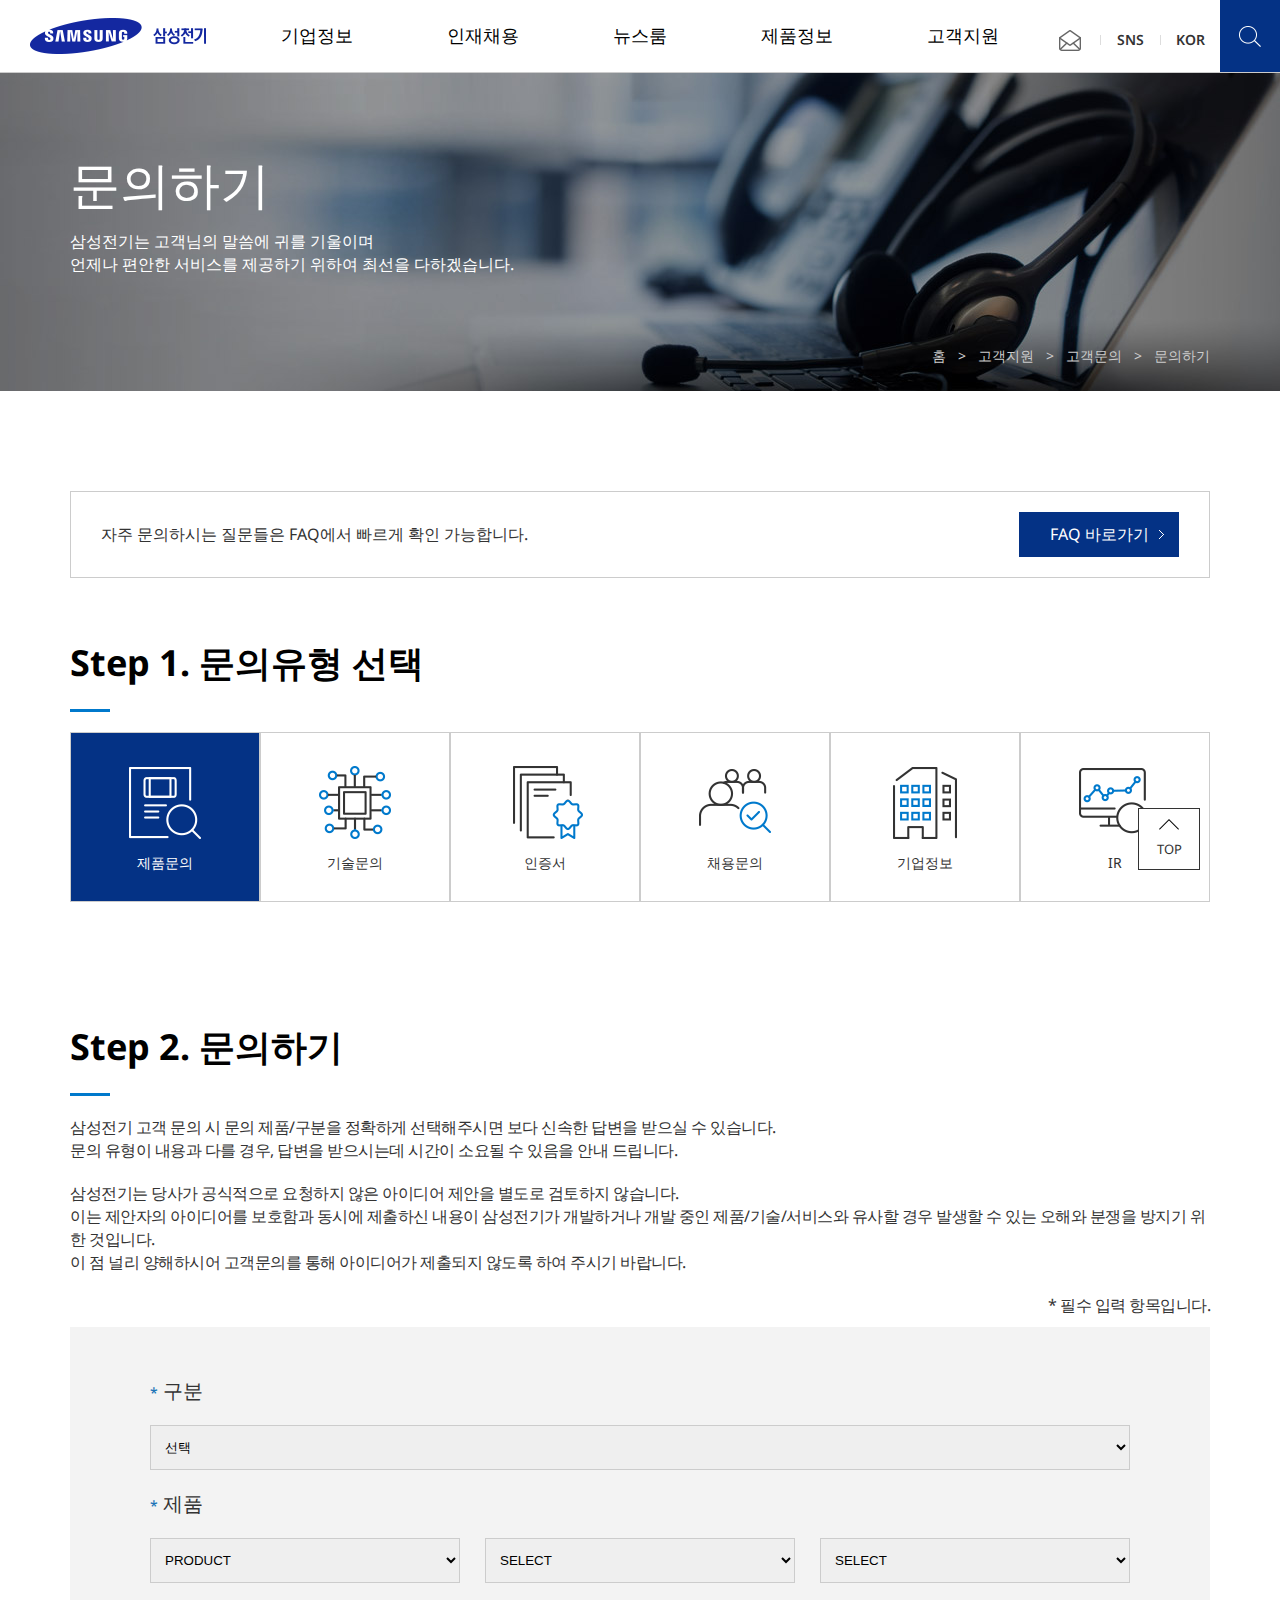
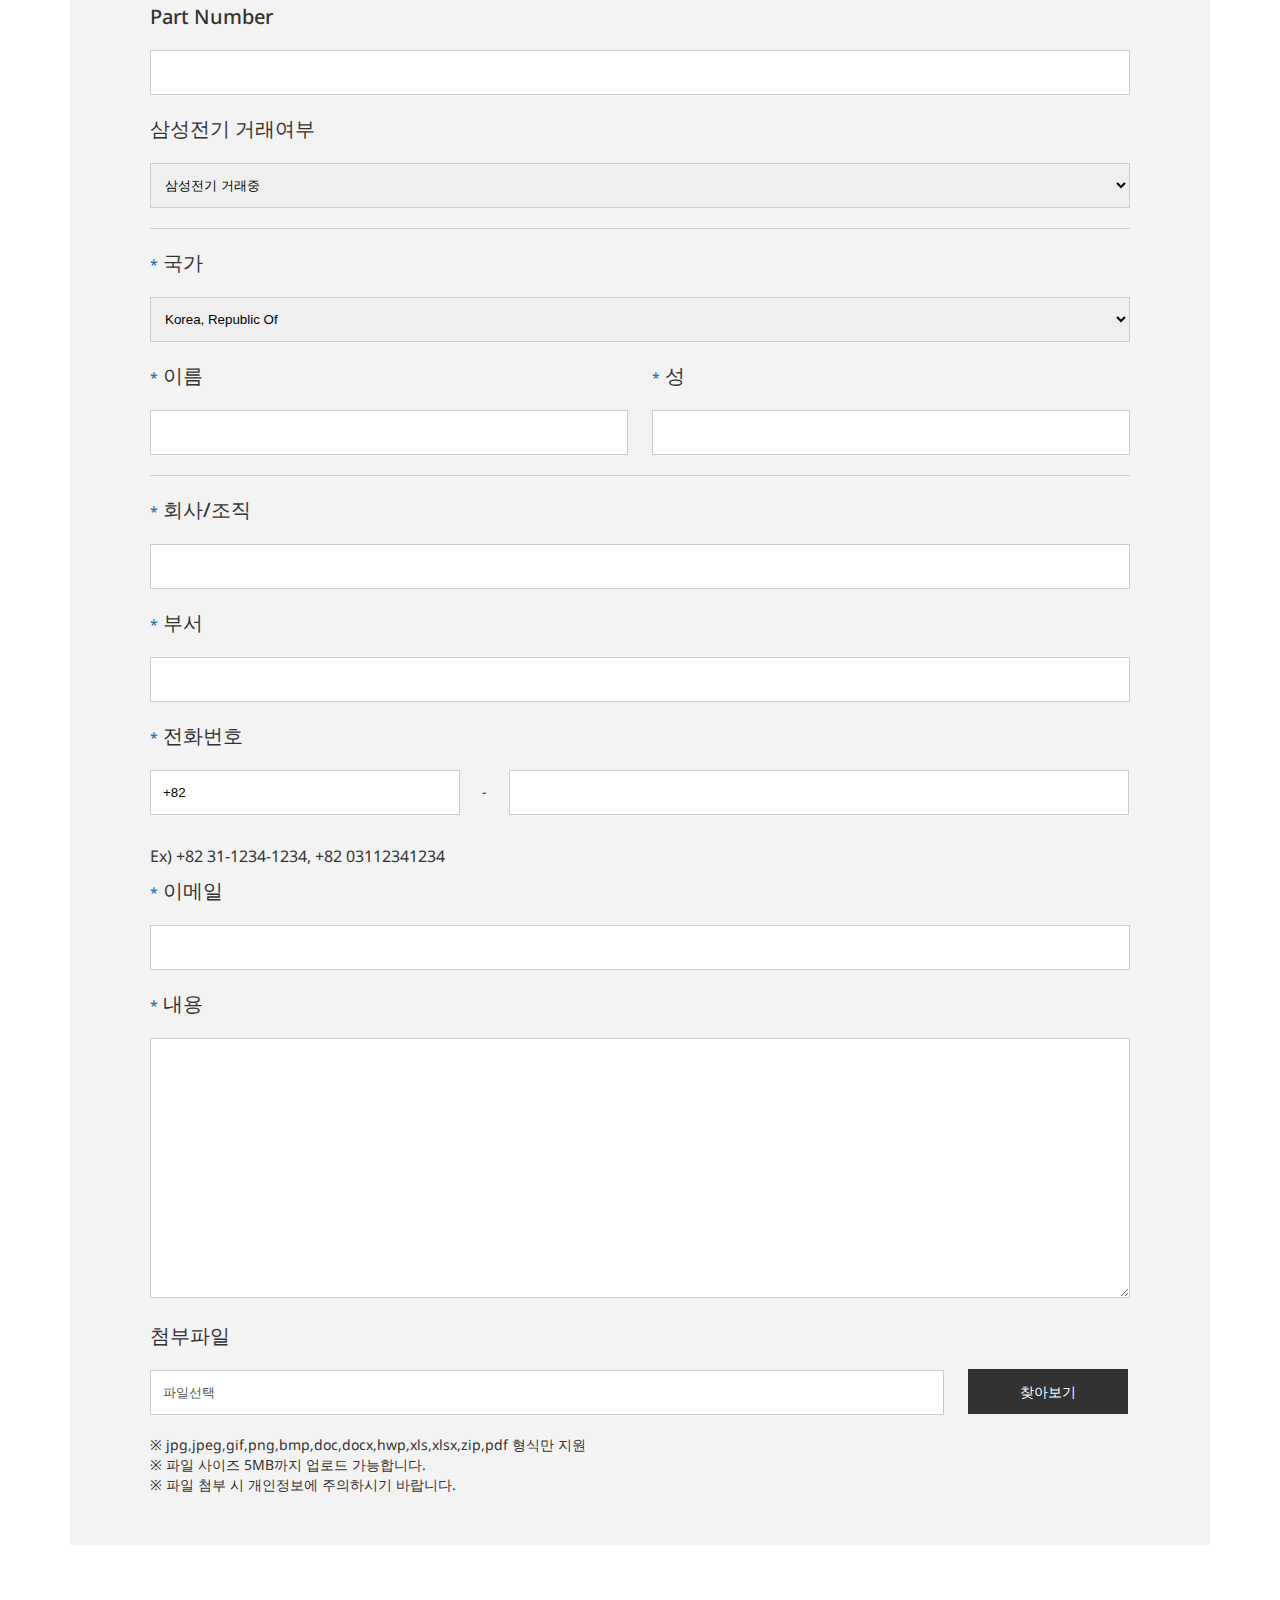
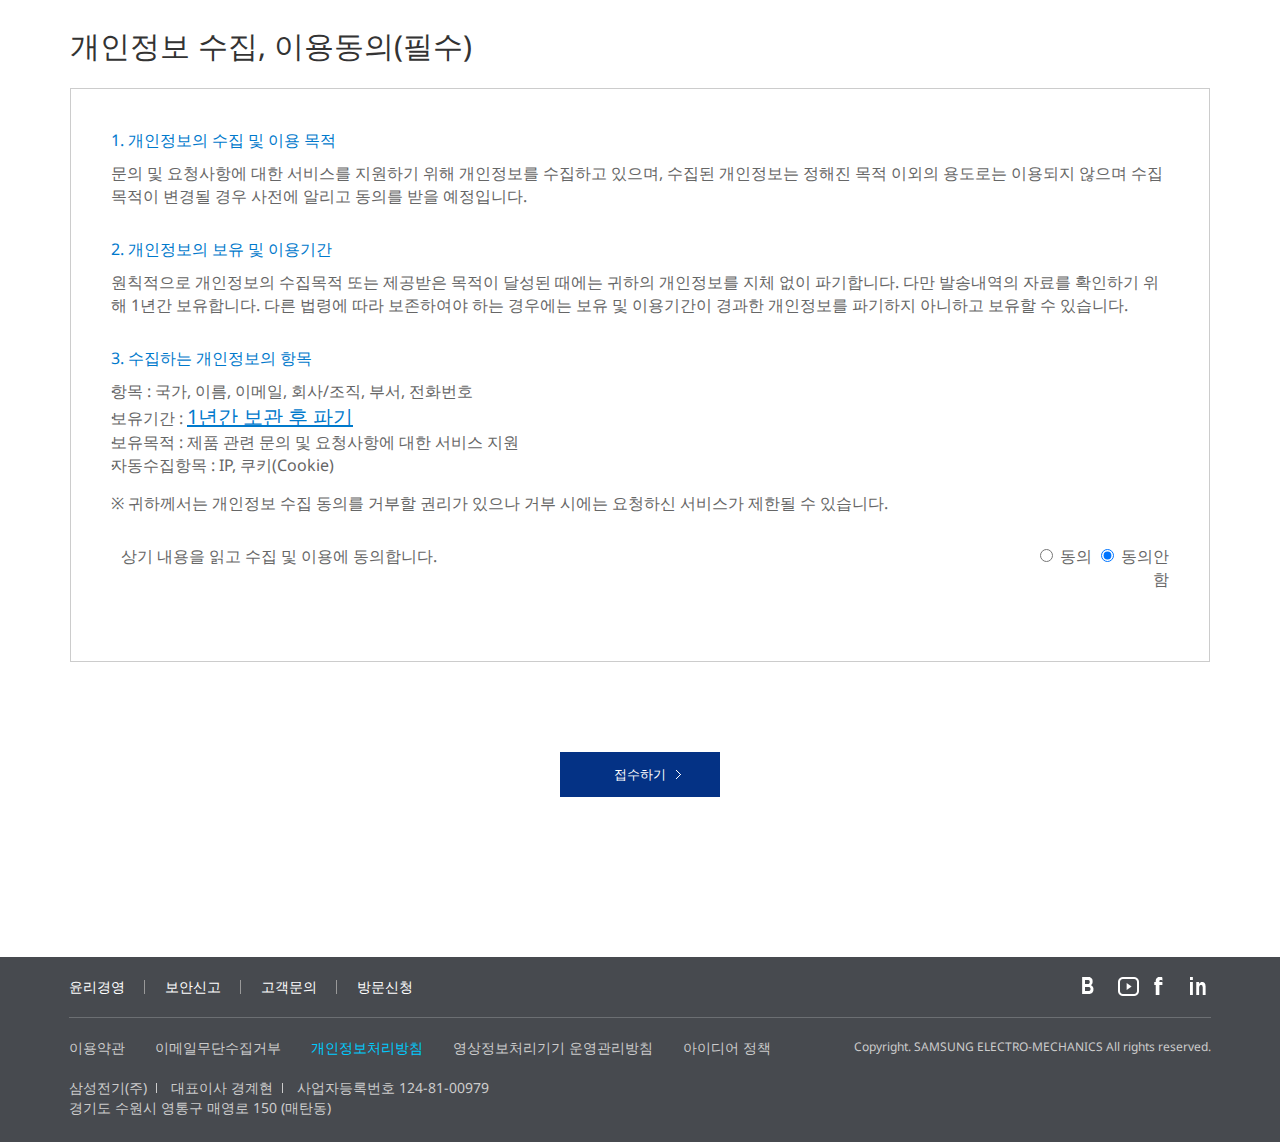
<file: sub1.html>
<!DOCTYPE html>
<html lang="en">
	<head>
		<meta charset="UTF-8" />
		<meta http-equiv="X-UA-Compatible" content="IE=edge" />
		<meta name="viewport" content="width=device-width, initial-scale=1.0" />
		<title>고객지원 | 문의하기 | 삼성전기</title>
		<link rel="stylesheet" type="text/css" href="css/sub1.css" />
	</head>
	<body>
		<!-- 본문 바로가기 -->
		<div id="skipNavi"><a href="#content">본문바로가기</a></div>
		<!-- //본문 바로가기 -->
		<div id="wrap">
			<!-- header -->
			<div id="header">
				<!-- header_wrap -->
				<div class="header_wrap">
					<!-- header_inner -->
					<div class="header_inner">
						<!-- 여기서 로고는 background-image로 넣어준다 -->
						<!-- 로고 -->
						<h1 class="logo"><a href="index.html">samsung 삼성전기</a></h1>
						<!-- 주메뉴 -->
						<nav class="gnb">
							<h2 class="blind">주메뉴</h2>
							<ul>
								<li>
									<a href="#">기업정보</a>
									<div>
										<ul>
											<li>
												<a href="#">기업소개</a>
												<ul>
													<li><a href="#">삼성전기 소개</a></li>
													<li><a href="#">온라인 홍보관</a></li>
													<li><a href="#">연혁</a></li>
													<li><a href="#">수상실적</a></li>
													<li><a href="#">사업장 소개</a></li>
													<li><a href="#">홍보 영상</a></li>
												</ul>
											</li>
											<li>
												<a href="#">IR</a>
												<ul>
													<li><a href="#">실적발표</a></li>
													<li><a href="#">주주총회</a></li>
													<li><a href="#">주주현황</a></li>
													<li><a href="#">주가정보</a></li>
													<li><a href="#">재무정보</a></li>
												</ul>
												<ul>
													<li><a href="#">기업지배구조</a></li>
													<li><a href="#">IR자료실</a></li>
													<li><a href="#">공시</a></li>
													<li><a href="#">전자공고</a></li>
												</ul>
											</li>
											<li>
												<a href="#">ESG</a>
												<ul>
													<li><a href="#">지속가능경영</a></li>
													<li><a href="#">윤리경영</a></li>
													<li><a href="#">준법경영</a></li>
													<li><a href="#">사회공헌</a></li>
													<li><a href="#">환경</a></li>
												</ul>
												<ul>
													<li><a href="#">임직원</a></li>
													<li><a href="#">협력회사</a></li>
													<li><a href="#">고객</a></li>
													<li><a href="#">지속가능성보고서</a></li>
												</ul>
											</li>
											<li><a href="#">행동규범</a></li>
										</ul>
										<div class="gnb_button">
											<a href="#" target="_blank" title="새창으로 바로가기">
												<strong>온라인 홍보관</strong>
												<p>
													모두에게 가치 있는 경험을 제공하기 위해 노력해온
													삼성전기의 역사를 소개합니다.
												</p>
											</a>
										</div>
									</div>
								</li>
								<li>
									<a href="#">인재채용</a>
									<div>
										<ul>
											<li>
												<a href="#">채용정보</a>
												<ul>
													<li><a href="#">직무 소개</a></li>
													<li><a href="#">채용프로세스</a></li>
													<li><a href="#">채용공고</a></li>
													<li><a href="#">채용 Tips</a></li>
												</ul>
											</li>
											<li>
												<a href="#">회사생활</a>
												<ul>
													<li><a href="#">복리후생</a></li>
													<li><a href="#">인재육성</a></li>
												</ul>
											</li>
											<li>
												<a href="#">채용문의</a>
												<ul>
													<li><a href="#">채용 FAQ</a></li>
													<li><a href="#">문의하기</a></li>
												</ul>
											</li>
										</ul>
									</div>
								</li>
								<li>
									<a href="#">뉴스룸</a>
									<div>
										<ul>
											<li><a href="#">뉴스</a></li>
											<li>
												<a href="#">뉴스레터</a>
												<ul>
													<li><a href="#">뉴스레터 보기</a></li>
													<li><a href="#">뉴스레터 신청</a></li>
												</ul>
											</li>
										</ul>
									</div>
								</li>
								<li>
									<a href="#">제품정보</a>
									<div>
										<ul>
											<li>
												<a href="#">컴포넌트</a>
												<ul>
													<li><a href="#">MLCC</a></li>
													<li><a href="#">Inductor</a></li>
													<li><a href="#">Chip Resistor</a></li>
													<li><a href="#">Tantalum</a></li>
												</ul>
											</li>
											<li>
												<a href="#">모듈</a>
												<ul>
													<li><a href="#">Camera Module</a></li>
												</ul>
											</li>
											<li>
												<a href="#">인쇄회로기판</a>
												<ul>
													<li><a href="#">Package Substrate</a></li>
												</ul>
											</li>
											<li>
												<a href="#">적용분야</a>
												<ul>
													<li><a href="#">Automotive</a></li>
													<li><a href="#">Computer</a></li>
													<li><a href="#">Display</a></li>
													<li><a href="#">Hard Disk Drive</a></li>
													<li><a href="#">Mobile Phone</a></li>
												</ul>
												<ul>
													<li><a href="#">Network</a></li>
													<li><a href="#">Server</a></li>
													<li><a href="#">Solid State Drive</a></li>
													<li><a href="#">Tablet</a></li>
													<li><a href="#">Wearable</a></li>
												</ul>
											</li>
										</ul>
										<div class="gnb_button">
											<a href="#" target="_blank" title="새창으로 바로가기">
												<strong>Product Search</strong>
												<p>원하는 제품을 쉽고 빠르게 검색해 보세요.</p>
											</a>
											<a href="#" target="_blank" title="새창으로 바로가기">
												<strong>Component Library</strong>
												<p>시뮬레이션으로 제품을 한 눈에 파악해 보세요.</p>
											</a>
										</div>
									</div>
								</li>
								<li>
									<a href="#">고객지원</a>
									<div>
										<ul>
											<li>
												<a href="#">고객문의</a>
												<ul>
													<li><a href="#">FAQ</a></li>
													<li><a href="#">문의하기</a></li>
												</ul>
											</li>
											<li>
												<a href="#">Sales Partners</a>
												<a href="#">Buy Now</a>
											</li>
											<li>
												<a href="#">인증서</a>
												<ul>
													<li><a href="#">환경/안전/품질</a></li>
													<li><a href="#">제품책임주의</a></li>
												</ul>
											</li>
											<li>
												<a href="#">기술자료</a>
												<ul>
													<li><a href="#">제품 카탈로그</a></li>
													<li><a href="#">소프트웨어 라이브러리</a></li>
													<li><a href="#">기술문서</a></li>
												</ul>
											</li>
											<li>
												<a href="#">모조품에 대한 면책</a>
												<a href="#">B2Bi (EDI)</a>
												<a href="#">대금지불 안내</a>
												<a href="#">방문신청</a>
											</li>
										</ul>
									</div>
								</li>
							</ul>
						</nav>
						<!-- 탑메뉴 -->
						<h3 class="blind">문의하기, sns, 홈페이지 언어설정</h3>
						<dl class="topMenu">
							<dt class="blind">탑메뉴</dt>
							<dd><a href="#">문의하기</a></dd>
							<dd>
								<a href="#">SNS</a>
								<ul>
									<li>
										<a href="#" target="_blank" title="새 창으로 바로가기"
											>유튜브로 바로가기</a
										>
									</li>
									<li>
										<a href="#" target="_blank" title="새 창으로 바로가기"
											>네이버로 바로가기</a
										>
									</li>
									<li>
										<a href="#" target="_blank" title="새 창으로 바로가기"
											>페이스북로 바로가기</a
										>
									</li>
									<li>
										<a href="#" target="_blank" title="새 창으로 바로가기"
											>링크드인으로 바로가기</a
										>
									</li>
								</ul>
							</dd>
							<dd>
								<a href="#">KOR</a>
								<ul>
									<li><a href="#">ENG</a></li>
									<li><a href="#">CHN</a></li>
									<li><a href="#">JPN</a></li>
								</ul>
							</dd>
						</dl>
						<!-- 검색버튼 -->
						<div class="btn_srch"><a href="#">검색</a></div>
					</div>
					<!-- //header_inner -->
				</div>
				<!-- //header_wrap -->
				<!-- 통합검색 -->
				<div class="srch_wrap">
					<div class="srch_inner">
						<form>
							<fieldset>
								<legend class="blind">통합 검색</legend>
								<label for="srch" class="blind">검색어를 입력해주세요.</label>
								<input
									type="search"
									id="srch"
									placeholder="검색어를 입력해주세요"
								/>
								<button type="button">검색 버튼</button>
							</fieldset>
							<ul>
								<li><a href="#">Product Search</a></li>
								<li><a href="#">Component Library</a></li>
								<li><a href="#">방문신청</a></li>
								<li><a href="#">사업장소개</a></li>
							</ul>
						</form>
					</div>
					<a href="#" class="bth_srch_close">통합검색 닫기</a>
				</div>
			</div>
			<!-- //header -->
			<hr />
			<!-- container -->
			<div id="container">
				<!-- spot -->
				<div class="spot">
					<div class="spot_inner">
						<h2>문의하기</h2>
						<p>
							삼성전기는 고객님의 말씀에 귀를 기울이며<br />
							언제나 편안한 서비스를 제공하기 위하여 최선을 다하겠습니다.
						</p>
						<p class="path">
							홈 &nbsp; &gt; &nbsp; 고객지원 &nbsp; &gt; &nbsp; 고객문의 &nbsp;
							&gt; &nbsp; 문의하기
						</p>
					</div>
				</div>
				<!-- //spot -->
				<hr />
				<!-- content -->
				<div id="content">
					<!-- faq -->
					<div class="faq">
						<p>자주 문의하시는 질문들은 FAQ에서 빠르게 확인 가능합니다.</p>
						<a href="#">FAQ 바로가기</a>
					</div>
					<!-- //faq -->
					<hr />
					<!-- step1 -->
					<div class="step1">
						<h3>Step 1. 문의유형 선택</h3>
						<ul>
							<li class="on"><a href="#">제품문의</a></li>
							<li><a href="#">기술문의</a></li>
							<li><a href="#">인증서</a></li>
							<li><a href="#">채용문의</a></li>
							<li><a href="#">기업정보</a></li>
							<li><a href="#">IR</a></li>
						</ul>
					</div>
					<!-- //step1 -->
					<!-- step2 -->
					<div class="step2">
						<h3>Step 2. 문의하기</h3>
						<p>
							삼성전기 고객 문의 시 문의 제품/구분을 정확하게 선택해주시면 보다
							신속한 답변을 받으실 수 있습니다. <br />
							문의 유형이 내용과 다를 경우, 답변을 받으시는데 시간이 소요될 수
							있음을 안내 드립니다.
						</p>
						<p>
							삼성전기는 당사가 공식적으로 요청하지 않은 아이디어 제안을 별도로
							검토하지 않습니다.<br />
							이는 제안자의 아이디어를 보호함과 동시에 제출하신 내용이
							삼성전기가 개발하거나 개발 중인 제품/기술/서비스와 유사할 경우
							발생할 수 있는 오해와 분쟁을 방지기 위한 것입니다.<br />
							이 점 널리 양해하시어 고객문의를 통해 아이디어가 제출되지 않도록
							하여 주시기 바랍니다.
						</p>
						<p class="essential"><span>*</span> 필수 입력 항목입니다.</p>
						<form action="/" method="post">
							<fieldset>
								<legend class="blind">문의하기</legend>
								<dl class="step2_form">
									<dt>
										<label for="type"><span>*</span>구분</label>
									</dt>
									<dd>
										<select id="type" class="form_full" title="구분">
											<option value="선택">선택</option>
											<option value="구입문의">구입문의</option>
											<option value="샘플요청">샘플요청</option>
											<option value="견적요청">견적요청</option>
											<option value="Component Library">
												Component Library 관련문의
											</option>
										</select>
									</dd>
									<dt>
										<label for="product"><span>*</span>제품</label>
									</dt>
									<dd class="product">
										<select id="product" title="제품 선택 첫번째">
											<option value="PRODUCT">PRODUCT</option>
											<option value="Passive Component">
												Passive Component
											</option>
											<option value="Automotive">Automotive</option>
										</select>
										<select title="제품 선택 두번째">
											<option value="SELECT">SELECT</option>
											<option value="Passive Component">
												Passive Component
											</option>
											<option value="Automotive">Automotive</option>
										</select>
										<select title="제품 선택 세번째">
											<option value="SELECT">SELECT</option>
											<option value="Passive Component">
												Passive Component
											</option>
											<option value="Automotive">Automotive</option>
										</select>
									</dd>
									<dt><label for="partNo">Part Number</label></dt>
									<dd>
										<input
											type="tel"
											id="partNo"
											title="Part Number"
											class="form_txt"
										/>
									</dd>
									<dt><label for="dealFlag">삼성전기 거래여부</label></dt>
									<dd class="separate">
										<select
											id="dealFlag"
											title="삼성전기 거래여부"
											class="form_full"
										>
											<option value="삼성전기 거래중">삼성전기 거래중</option>
											<option value="삼성전기 Sales Partners 거래중">
												삼성전기 Sales Partners 거래중
											</option>
											<option value="거래 예정">거래 예정</option>
											<option value="기타">기타</option>
										</select>
									</dd>
									<dt>
										<label for="contryCd"><span>*</span>국가</label>
									</dt>
									<dd>
										<select id="contryCd" title="국가 선택" class="form_full">
											<option value="Korea">Korea, Republic Of</option>
											<option value="China">China</option>
											<option value="Japan">Japan</option>
											<option value="Thailand">Thailand</option>
											<option value="France">France</option>
										</select>
									</dd>
									<dd class="separate user">
										<dl class="first_name">
											<dt>
												<label for="first_name"><span>*</span>이름</label>
											</dt>
											<dd>
												<input type="text" id="FirstName" title="이름" />
											</dd>
										</dl>
										<dl class="last_name">
											<dt>
												<label for="last_name"><span>*</span>성</label>
											</dt>
											<dd>
												<input type="text" id="LastName" title="성" />
											</dd>
										</dl>
									</dd>
									<dt>
										<label for="company"><span>*</span>회사/조직</label>
									</dt>
									<dd>
										<input
											type="text"
											id="company"
											title="회사/조직"
											class="form_txt"
										/>
									</dd>
									<dt>
										<label for="department"><span>*</span>부서</label>
									</dt>
									<dd>
										<input
											type="text"
											id="department"
											title="부서"
											class="form_txt"
										/>
									</dd>
									<dt>
										<label for="countryPhone"><span>*</span>전화번호</label>
									</dt>
									<dd class="phone_N">
										<input
											type="tel"
											id="countryPhone"
											value="+82"
											maxlength="4"
											title="전화번호(국가번호 입력)"
										/>
										&nbsp;-&nbsp;
										<input
											type="tel"
											maxlength="20"
											title="전화번호(국가번호를 제외한 나머지 번호입력)"
										/>
										<br />
										<p>Ex) +82 31-1234-1234, +82 03112341234</p>
									</dd>
									<dt>
										<label for="emailId"><span>*</span>이메일</label>
									</dt>
									<dd class="seperate">
										<input
											type="email"
											id="emailId"
											title="이메일"
											class="form_txt"
										/>
									</dd>
									<dt>
										<label for="context"><span>*</span>내용</label>
									</dt>
									<dd>
										<textarea
											id="context"
											cols="30"
											rows="10"
											title="내용"
										></textarea>
									</dd>
									<dt>첨부파일</dt>
									<dd class="custom_file">
										<input
											type="text"
											value="파일선택"
											disabled
											title="첨부파일 선택"
										/>
										<label for="attachfile">찾아보기</label>
										<input type="file" id="attachfile" />
										<ul>
											<li>
												※ jpg,jpeg,gif,png,bmp,doc,docx,hwp,xls,xlsx,zip,pdf
												형식만 지원
											</li>
											<li>※ 파일 사이즈 5MB까지 업로드 가능합니다.</li>
											<li>※ 파일 첨부 시 개인정보에 주의하시기 바랍니다.</li>
										</ul>
									</dd>
								</dl>
								<!-- 개인정보 동의 -->
								<h4>개인정보 수집, 이용동의(필수)</h4>
								<div class="agree">
									<h5>1. 개인정보의 수집 및 이용 목적</h5>
									<p>
										문의 및 요청사항에 대한 서비스를 지원하기 위해 개인정보를
										수집하고 있으며, 수집된 개인정보는 정해진 목적 이외의
										용도로는 이용되지 않으며 수집 목적이 변경될 경우 사전에
										알리고 동의를 받을 예정입니다.
									</p>
									<h5>2. 개인정보의 보유 및 이용기간</h5>
									<p>
										원칙적으로 개인정보의 수집목적 또는 제공받은 목적이 달성된
										때에는 귀하의 개인정보를 지체 없이 파기합니다. 다만
										발송내역의 자료를 확인하기 위해 1년간 보유합니다. 다른
										법령에 따라 보존하여야 하는 경우에는 보유 및 이용기간이
										경과한 개인정보를 파기하지 아니하고 보유할 수 있습니다.
									</p>
									<h5>3. 수집하는 개인정보의 항목</h5>
									<ul>
										<li>
											항목 : 국가, 이름, 이메일, 회사/조직, 부서, 전화번호
										</li>
										<li>보유기간 : <span>1년간 보관 후 파기</span></li>
										<li>
											보유목적 : 제품 관련 문의 및 요청사항에 대한 서비스 지원
										</li>
										<li>자동수집항목 : IP, 쿠키(Cookie)</li>
									</ul>
									<p>
										※ 귀하께서는 개인정보 수집 동의를 거부할 권리가 있으나 거부
										시에는 요청하신 서비스가 제한될 수 있습니다.
									</p>
									<p>
										<span>상기 내용을 읽고 수집 및 이용에 동의합니다.</span>
										<input
											type="radio"
											id="agreeY"
											name="agree"
											title="개인정보 필수항목 동의여부(Y)"
											value="Y"
										/>
										<label for="agreeY">동의</label>
										<input
											type="radio"
											id="agreeN"
											name="agree"
											checked
											title="개인정보 필수항목 동의여부(N)"
											value="N"
										/>
										<label for="agreeN">동의안함</label>
									</p>
								</div>
								<input
									type="submit"
									value="접수하기"
									title="접수하기 바로가기"
									class="submit"
								/>
							</fieldset>
						</form>
					</div>
					<!-- //step2 -->
				</div>
				<!-- //content -->
			</div>
			<!-- //container -->
			<hr />
			<!-- footer -->
			<div id="footer">
				<div class="footer_inner">
					<div>
						<ul>
							<li><a href="#">윤리경영</a></li>
							<li><a href="#">보안신고</a></li>
							<li><a href="#">고객문의</a></li>
							<li><a href="#">방문신청</a></li>
						</ul>
						<ul>
							<li><a href="#">유튜브</a></li>
							<li><a href="#">블로그</a></li>
							<li><a href="#">페이스북</a></li>
							<li><a href="#">링크드인</a></li>
						</ul>
					</div>
					<div>
						<ul>
							<li><a href="#">이용약관</a></li>
							<li><a href="#">이메일무단수집거부</a></li>
							<li><a href="#">개인정보처리방침</a></li>
							<li><a href="#">영상정보처리기기 운영관리방침</a></li>
							<li><a href="#">아이디어 정책</a></li>
						</ul>
						<p>Copyright. SAMSUNG ELECTRO-MECHANICS All rights reserved.</p>
						<address>
							<span>삼성전기(주)</span>
							<span>대표이사 경계현</span>
							<span>사업자등록번호 124-81-00979</span>
							<span>경기도 수원시 영통구 매영로 150 (매탄동)</span>
						</address>
					</div>
				</div>
			</div>
			<!-- //footer -->
			<a class="btn_top">TOP</a>
		</div>
	</body>
</html>
<!-- 
	https://www.samsungsem.com/kr/support/contact-us/inquiry/product.do?partNo=&productLv1=&productLv2=&productLv3=
-->
</file>
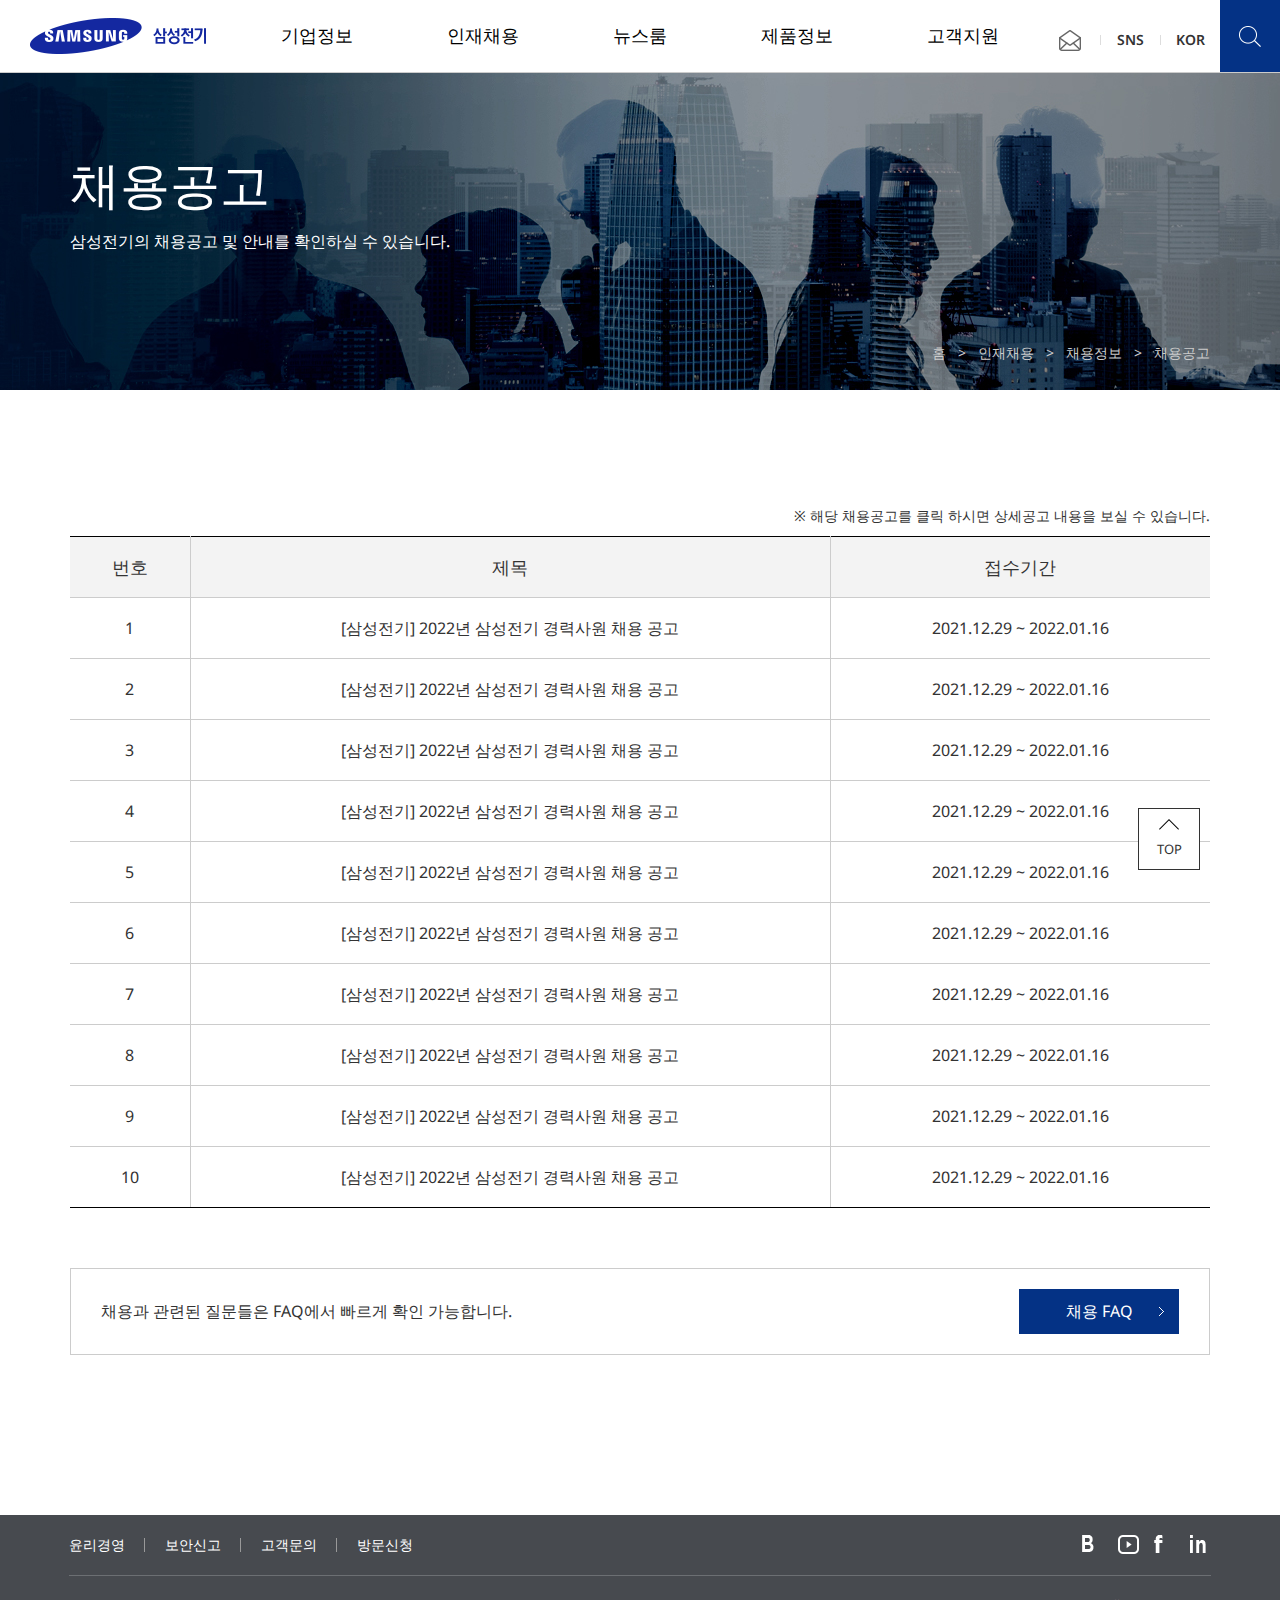
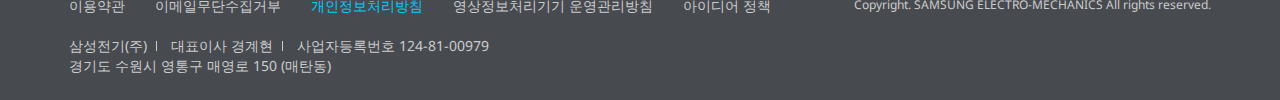
<file: sub2.html>
<!DOCTYPE html>
<html lang="en">
	<head>
		<meta charset="UTF-8" />
		<meta http-equiv="X-UA-Compatible" content="IE=edge" />
		<meta name="viewport" content="width=device-width, initial-scale=1.0" />
		<title>채용공고 | 삼성전기</title>
		<link rel="stylesheet" type="text/css" href="css/sub2.css" />
	</head>
	<body>
		<!-- 본문 바로가기 -->
		<div id="skipNavi"><a href="#content">본문바로가기</a></div>
		<!-- //본문 바로가기 -->
		<div id="wrap">
			<!-- header -->
			<div id="header">
				<!-- header_wrap -->
				<div class="header_wrap">
					<!-- header_inner -->
					<div class="header_inner">
						<!-- 여기서 로고는 background-image로 넣어준다 -->
						<!-- 로고 -->
						<h1 class="logo"><a href="index.html">samsung 삼성전기</a></h1>
						<!-- 주메뉴 -->
						<nav class="gnb">
							<h2 class="blind">주메뉴</h2>
							<ul>
								<li>
									<a href="#">기업정보</a>
									<div>
										<ul>
											<li>
												<a href="#">기업소개</a>
												<ul>
													<li><a href="#">삼성전기 소개</a></li>
													<li><a href="#">온라인 홍보관</a></li>
													<li><a href="#">연혁</a></li>
													<li><a href="#">수상실적</a></li>
													<li><a href="#">사업장 소개</a></li>
													<li><a href="#">홍보 영상</a></li>
												</ul>
											</li>
											<li>
												<a href="#">IR</a>
												<ul>
													<li><a href="#">실적발표</a></li>
													<li><a href="#">주주총회</a></li>
													<li><a href="#">주주현황</a></li>
													<li><a href="#">주가정보</a></li>
													<li><a href="#">재무정보</a></li>
												</ul>
												<ul>
													<li><a href="#">기업지배구조</a></li>
													<li><a href="#">IR자료실</a></li>
													<li><a href="#">공시</a></li>
													<li><a href="#">전자공고</a></li>
												</ul>
											</li>
											<li>
												<a href="#">ESG</a>
												<ul>
													<li><a href="#">지속가능경영</a></li>
													<li><a href="#">윤리경영</a></li>
													<li><a href="#">준법경영</a></li>
													<li><a href="#">사회공헌</a></li>
													<li><a href="#">환경</a></li>
												</ul>
												<ul>
													<li><a href="#">임직원</a></li>
													<li><a href="#">협력회사</a></li>
													<li><a href="#">고객</a></li>
													<li><a href="#">지속가능성보고서</a></li>
												</ul>
											</li>
											<li><a href="#">행동규범</a></li>
										</ul>
										<div class="gnb_button">
											<a href="#" target="_blank" title="새창으로 바로가기">
												<strong>온라인 홍보관</strong>
												<p>
													모두에게 가치 있는 경험을 제공하기 위해 노력해온
													삼성전기의 역사를 소개합니다.
												</p>
											</a>
										</div>
									</div>
								</li>
								<li>
									<a href="#">인재채용</a>
									<div>
										<ul>
											<li>
												<a href="#">채용정보</a>
												<ul>
													<li><a href="#">직무 소개</a></li>
													<li><a href="#">채용프로세스</a></li>
													<li><a href="#">채용공고</a></li>
													<li><a href="#">채용 Tips</a></li>
												</ul>
											</li>
											<li>
												<a href="#">회사생활</a>
												<ul>
													<li><a href="#">복리후생</a></li>
													<li><a href="#">인재육성</a></li>
												</ul>
											</li>
											<li>
												<a href="#">채용문의</a>
												<ul>
													<li><a href="#">채용 FAQ</a></li>
													<li><a href="#">문의하기</a></li>
												</ul>
											</li>
										</ul>
									</div>
								</li>
								<li>
									<a href="#">뉴스룸</a>
									<div>
										<ul>
											<li><a href="#">뉴스</a></li>
											<li>
												<a href="#">뉴스레터</a>
												<ul>
													<li><a href="#">뉴스레터 보기</a></li>
													<li><a href="#">뉴스레터 신청</a></li>
												</ul>
											</li>
										</ul>
									</div>
								</li>
								<li>
									<a href="#">제품정보</a>
									<div>
										<ul>
											<li>
												<a href="#">컴포넌트</a>
												<ul>
													<li><a href="#">MLCC</a></li>
													<li><a href="#">Inductor</a></li>
													<li><a href="#">Chip Resistor</a></li>
													<li><a href="#">Tantalum</a></li>
												</ul>
											</li>
											<li>
												<a href="#">모듈</a>
												<ul>
													<li><a href="#">Camera Module</a></li>
												</ul>
											</li>
											<li>
												<a href="#">인쇄회로기판</a>
												<ul>
													<li><a href="#">Package Substrate</a></li>
												</ul>
											</li>
											<li>
												<a href="#">적용분야</a>
												<ul>
													<li><a href="#">Automotive</a></li>
													<li><a href="#">Computer</a></li>
													<li><a href="#">Display</a></li>
													<li><a href="#">Hard Disk Drive</a></li>
													<li><a href="#">Mobile Phone</a></li>
												</ul>
												<ul>
													<li><a href="#">Network</a></li>
													<li><a href="#">Server</a></li>
													<li><a href="#">Solid State Drive</a></li>
													<li><a href="#">Tablet</a></li>
													<li><a href="#">Wearable</a></li>
												</ul>
											</li>
										</ul>
										<div class="gnb_button">
											<a href="#" target="_blank" title="새창으로 바로가기">
												<strong>Product Search</strong>
												<p>원하는 제품을 쉽고 빠르게 검색해 보세요.</p>
											</a>
											<a href="#" target="_blank" title="새창으로 바로가기">
												<strong>Component Library</strong>
												<p>시뮬레이션으로 제품을 한 눈에 파악해 보세요.</p>
											</a>
										</div>
									</div>
								</li>
								<li>
									<a href="#">고객지원</a>
									<div>
										<ul>
											<li>
												<a href="#">고객문의</a>
												<ul>
													<li><a href="#">FAQ</a></li>
													<li><a href="#">문의하기</a></li>
												</ul>
											</li>
											<li>
												<a href="#">Sales Partners</a>
												<a href="#">Buy Now</a>
											</li>
											<li>
												<a href="#">인증서</a>
												<ul>
													<li><a href="#">환경/안전/품질</a></li>
													<li><a href="#">제품책임주의</a></li>
												</ul>
											</li>
											<li>
												<a href="#">기술자료</a>
												<ul>
													<li><a href="#">제품 카탈로그</a></li>
													<li><a href="#">소프트웨어 라이브러리</a></li>
													<li><a href="#">기술문서</a></li>
												</ul>
											</li>
											<li>
												<a href="#">모조품에 대한 면책</a>
												<a href="#">B2Bi (EDI)</a>
												<a href="#">대금지불 안내</a>
												<a href="#">방문신청</a>
											</li>
										</ul>
									</div>
								</li>
							</ul>
						</nav>
						<!-- 탑메뉴 -->
						<h3 class="blind">문의하기, sns, 홈페이지 언어설정</h3>
						<dl class="topMenu">
							<dt class="blind">탑메뉴</dt>
							<dd><a href="#">문의하기</a></dd>
							<dd>
								<a href="#">SNS</a>
								<ul>
									<li>
										<a href="#" target="_blank" title="새 창으로 바로가기"
											>유튜브로 바로가기</a
										>
									</li>
									<li>
										<a href="#" target="_blank" title="새 창으로 바로가기"
											>네이버로 바로가기</a
										>
									</li>
									<li>
										<a href="#" target="_blank" title="새 창으로 바로가기"
											>페이스북로 바로가기</a
										>
									</li>
									<li>
										<a href="#" target="_blank" title="새 창으로 바로가기"
											>링크드인으로 바로가기</a
										>
									</li>
								</ul>
							</dd>
							<dd>
								<a href="#">KOR</a>
								<ul>
									<li><a href="#">ENG</a></li>
									<li><a href="#">CHN</a></li>
									<li><a href="#">JPN</a></li>
								</ul>
							</dd>
						</dl>
						<!-- 검색버튼 -->
						<div class="btn_srch"><a href="#">검색</a></div>
					</div>
					<!-- //header_inner -->
				</div>
				<!-- //header_wrap -->
				<!-- 통합검색 -->
				<div class="srch_wrap">
					<div class="srch_inner">
						<form>
							<fieldset>
								<legend class="blind">통합 검색</legend>
								<label for="srch" class="blind">검색어를 입력해주세요.</label>
								<input
									type="search"
									id="srch"
									placeholder="검색어를 입력해주세요"
								/>
								<button type="button">검색 버튼</button>
							</fieldset>
							<ul>
								<li><a href="#">Product Search</a></li>
								<li><a href="#">Component Library</a></li>
								<li><a href="#">방문신청</a></li>
								<li><a href="#">사업장소개</a></li>
							</ul>
						</form>
					</div>
					<a href="#" class="bth_srch_close">통합검색 닫기</a>
				</div>
			</div>
			<!-- //header -->
			<hr />
			<!-- container -->
			<div id="container">
				<!-- spot -->
				<div class="spot">
					<div class="spot_inner">
						<h2>채용공고</h2>
						<p>삼성전기의 채용공고 및 안내를 확인하실 수 있습니다.</p>
						<p class="path">
							홈 &nbsp; &gt; &nbsp; 인재채용 &nbsp; &gt; &nbsp; 채용정보 &nbsp;
							&gt; &nbsp; 채용공고
						</p>
					</div>
				</div>
				<!-- //spot -->
				<hr />
				<!-- content -->
				<div id="content">
					<p class="info_txt">
						※ 해당 채용공고를 클릭 하시면 상세공고 내용을 보실 수 있습니다.
					</p>
					<table class="job">
						<caption class="blind">
							채용공고
						</caption>
						<thead>
							<tr>
								<th scope="col">번호</th>
								<th scope="col">제목</th>
								<th scope="col">접수기간</th>
							</tr>
						</thead>
						<tbody>
							<tr>
								<td>1</td>
								<td>
									<a href="#">[삼성전기] 2022년 삼성전기 경력사원 채용 공고</a>
								</td>
								<td>2021.12.29 ~ 2022.01.16</td>
							</tr>
							<tr>
								<td>2</td>
								<td>
									<a href="#">[삼성전기] 2022년 삼성전기 경력사원 채용 공고</a>
								</td>
								<td>2021.12.29 ~ 2022.01.16</td>
							</tr>
							<tr>
								<td>3</td>
								<td>
									<a href="#">[삼성전기] 2022년 삼성전기 경력사원 채용 공고</a>
								</td>
								<td>2021.12.29 ~ 2022.01.16</td>
							</tr>
							<tr>
								<td>4</td>
								<td>
									<a href="#">[삼성전기] 2022년 삼성전기 경력사원 채용 공고</a>
								</td>
								<td>2021.12.29 ~ 2022.01.16</td>
							</tr>
							<tr>
								<td>5</td>
								<td>
									<a href="#">[삼성전기] 2022년 삼성전기 경력사원 채용 공고</a>
								</td>
								<td>2021.12.29 ~ 2022.01.16</td>
							</tr>
							<tr>
								<td>6</td>
								<td>
									<a href="#">[삼성전기] 2022년 삼성전기 경력사원 채용 공고</a>
								</td>
								<td>2021.12.29 ~ 2022.01.16</td>
							</tr>
							<tr>
								<td>7</td>
								<td>
									<a href="#">[삼성전기] 2022년 삼성전기 경력사원 채용 공고</a>
								</td>
								<td>2021.12.29 ~ 2022.01.16</td>
							</tr>
							<tr>
								<td>8</td>
								<td>
									<a href="#">[삼성전기] 2022년 삼성전기 경력사원 채용 공고</a>
								</td>
								<td>2021.12.29 ~ 2022.01.16</td>
							</tr>
							<tr>
								<td>9</td>
								<td>
									<a href="#">[삼성전기] 2022년 삼성전기 경력사원 채용 공고</a>
								</td>
								<td>2021.12.29 ~ 2022.01.16</td>
							</tr>
							<tr>
								<td>10</td>
								<td>
									<a href="#">[삼성전기] 2022년 삼성전기 경력사원 채용 공고</a>
								</td>
								<td>2021.12.29 ~ 2022.01.16</td>
							</tr>
						</tbody>
					</table>

					<div class="faq">
						<p>채용과 관련된 질문들은 FAQ에서 빠르게 확인 가능합니다.</p>
						<a href="#">채용 FAQ</a>
					</div>
				</div>
				<!-- //content -->
			</div>
			<!-- //container -->
			<hr />
			<!-- footer -->
			<div id="footer">
				<div class="footer_inner">
					<div>
						<ul>
							<li><a href="#">윤리경영</a></li>
							<li><a href="#">보안신고</a></li>
							<li><a href="#">고객문의</a></li>
							<li><a href="#">방문신청</a></li>
						</ul>
						<ul>
							<li><a href="#">유튜브</a></li>
							<li><a href="#">블로그</a></li>
							<li><a href="#">페이스북</a></li>
							<li><a href="#">링크드인</a></li>
						</ul>
					</div>
					<div>
						<ul>
							<li><a href="#">이용약관</a></li>
							<li><a href="#">이메일무단수집거부</a></li>
							<li><a href="#">개인정보처리방침</a></li>
							<li><a href="#">영상정보처리기기 운영관리방침</a></li>
							<li><a href="#">아이디어 정책</a></li>
						</ul>
						<p>Copyright. SAMSUNG ELECTRO-MECHANICS All rights reserved.</p>
						<address>
							<span>삼성전기(주)</span>
							<span>대표이사 경계현</span>
							<span>사업자등록번호 124-81-00979</span>
							<span>경기도 수원시 영통구 매영로 150 (매탄동)</span>
						</address>
					</div>
				</div>
				<a class="btn_top">TOP</a>
			</div>
			<!-- //footer -->
		</div>
	</body>
</html>
</file>
<file: css/sub1.css>
@import url(reset.css);
/* main.css */
@import url("https://fonts.googleapis.com/css2?family=Nanum+Gothic&display=swap");
@import url("https://fonts.googleapis.com/css2?family=Noto+Sans&display=swap");

/* common */
body {
	font-size: 14px;
	font-family: "Noto sans", "Noto Sans KR", Helvetica, sans-serif;
	color: #333;
}
a {
	text-decoration: none;
	color: #333;
}
a:hover {
	text-decoration: none;
	color: #333;
}

/* layout */
/* 
	#wrap{}
		#header{}
			.header_wrap{}
				.header_inner{}
		#container{}
    .spot{}
    #content{}
		.sitemap
		#footer{}
			.footer_inner{} 		
*/
#wrap {
	width: 100%;
}
#header {
	position: relative;
	z-index: 40;
	width: 100%;
	height: 70px;
} /* nav가 main_visual을 가려줘야하니깐 z-index값을 설정해줘야한다. */
.header_wrap {
	position: absolute;
	left: 0;
	top: 0;
	width: 100%;
	height: 70px;
	background-color: #f3f3f3;
}
/* 초기의 높이는 header랑 똑같지만 hover됐을때  높이가 안의 content에 따라 늘었다 줄었다 한다. */
.header_inner {
	position: relative;
	width: 100%;
	background-color: #fff;
	border-bottom: 1px solid #ccc;
}
#container {
	width: 100%;
	/* background: url(../images/bg_newsroom.jpg) no-repeat 50%; */
}
.spot {
	width: 100%;
	height: 321px;
}
.spot_inner {
	width: 1140px;
	margin: 0 auto;
	/* border: 1px solid red; */
	padding-top: 80px;
}
#content {
	width: 1140px;
	margin: 0 auto;
	/* border: 1px solid red; */
}
#footer {
	width: 100%;
	height: 185px;
	background-color: #474a4f;
}
.footer_inner {
	width: 1142px;
	margin: 0 auto;
	padding-top: 20px;
}

/* header */
/* 로고 */
h1.logo {
	position: absolute;
	left: 30px;
	top: 18px;
}
h1.logo > a {
	display: block;
	width: 176px;
	height: 36px;
	background: url(../images/logo.png) no-repeat 0 0;
	text-indent: -9999px;
	overflow: hidden;
}

/* 주메뉴 */
nav.gnb {
}
nav.gnb > ul {
	width: 100%;
	text-align: center;
}
nav.gnb > ul > li {
	display: inline-block;
	padding: 0 45px;
	line-height: 70px;
}
nav.gnb > ul > li > a {
	position: relative;
	display: inline-block;
	font-size: 18px;
	color: #000;
	font-weight: 500;
}
nav.gnb > ul > li > a:after {
	content: "";
	position: absolute;
	left: 50%;
	bottom: -2px;
	transform: translateX(-50%);
	width: 0;
	height: 0;
	opacity: 0;
	background: #043285;
	transition: width 0.4s ease-in-out 0s;
}
nav.gnb > ul > li:hover > a:after {
	width: 100%;
	height: 3px;
	opacity: 1;
}

nav.gnb > ul > li > div {
	display: none;
	position: absolute;
	left: 0;
	width: 100%;
	line-height: 40px;
}
/* nav.gnb > ul > li:nth-child(1) > div{display:block;} */

nav.gnb > ul > li > div > ul {
	margin: 50px 0;
}
nav.gnb > ul > li > div > ul > li {
	display: inline-block;
	padding: 0 40px;
	border-right: 1px solid #ddd;
	text-align: left;
	vertical-align: top;
}
nav.gnb > ul > li > div > ul > li:last-child {
	border-right: none;
}
nav.gnb > ul > li > div > ul > li > a {
	display: block;
	font-size: 16px;
	color: #1428a0;
	font-weight: bold;
}
nav.gnb > ul > li > div > ul > li > ul {
	float: left;
}
nav.gnb > ul > li > div > ul > li > ul:nth-of-type(2) {
	margin-left: 40px;
}

nav.gnb > ul > li:nth-child(1) > div > ul > li {
	height: 270px;
}
nav.gnb > ul > li:nth-child(2) > div > ul > li {
	height: 200px;
}
nav.gnb > ul > li:nth-child(3) > div > ul > li {
	height: 121px;
}
nav.gnb > ul > li:nth-child(4) > div > ul > li {
	height: 231px;
}
nav.gnb > ul > li:nth-child(5) > div > ul > li {
	height: 164px;
}

.gnb_button {
	margin-bottom: 30px;
}
.gnb_button > a {
	display: inline-block;
	border: 1px solid #e2e2e2;
	border-radius: 5px;
	padding: 10px 20px 0;
	background: #fff url(../images/btn_arrow_ico_l.png) no-repeat 95% 50%;
	text-align: left;
	line-height: 30px;
}
.gnb_button > a > strong {
	font-size: 18px;
	font-weight: 600;
}

nav.gnb > ul > li:nth-child(1) > div > div.gnb_button > a {
	width: 780px;
	height: 70px;
	background-position: 97% 50%;
}
nav.gnb > ul > li:nth-child(1) > div > div.gnb_button > a > strong {
	color: #1428a0;
}
nav.gnb > ul > li:nth-child(4) > div > div.gnb_button > a {
	width: 320px;
	height: 80px;
	margin-right: 5px;
}

/* 탑메뉴 */
dl.topMenu {
	position: absolute;
	right: 60px;
	top: 0;
}
dl.topMenu > dd {
	float: left;
}
dl.topMenu > dd > a {
	position: relative;
	display: block;
	width: 60px;
	height: 40px;
	padding-top: 30px;
	text-align: center;
	font-weight: 600;
}
dl.topMenu > dd > a:after {
	content: "";
	position: absolute;
	left: 0;
	top: 50%;
	width: 1px;
	height: 10px;
	background-color: #ddd;
}
dl.topMenu > dd:first-of-type > a {
	background: url(../images/ico_inq.png) no-repeat 50% 30px;
	text-indent: -9999px;
	overflow: hidden;
}
dl.topMenu > dd:first-of-type > a:after {
	display: none;
}

dl.topMenu > dd > ul {
	display: none;
	position: absolute;
	top: 68px;
	width: 60px;
	border-top: 5px solid #1428a0;
	padding-top: 10px;
	background: #fff;
}
dl.topMenu > dd:hover > ul {
	display: block;
}

dl.topMenu > dd:nth-of-type(2) > ul > li > a {
	display: block;
	width: 30px;
	height: 30px;
	border-radius: 50%;
	margin: 0 auto;
	text-indent: -9999px;
	overflow: hidden;
	margin-bottom: 10px;
}

dl.topMenu > dd:nth-of-type(2) > ul > li:first-child > a {
	background: #ededed url(../images/utill_sns_ico.png) no-repeat -30px 0;
}
dl.topMenu > dd:nth-of-type(2) > ul > li:nth-child(2) > a {
	background: #ededed url(../images/utill_sns_ico.png) no-repeat -60px 0;
}
dl.topMenu > dd:nth-of-type(2) > ul > li:nth-child(3) > a {
	background: #ededed url(../images/utill_sns_ico.png) no-repeat 0 0;
}
dl.topMenu > dd:nth-of-type(2) > ul > li:last-child > a {
	background: #ededed url(../images/utill_sns_ico.png) no-repeat -120px 0;
}

dl.topMenu > dd:last-of-type > ul {
	height: 130px;
}
dl.topMenu > dd:last-of-type > ul > li {
	text-align: center;
	padding: 10px 0;
}

/* 검색버튼 */
div.btn_srch {
	position: absolute;
	right: 0;
	top: 0;
}
div.btn_srch a {
	display: block;
	width: 60px;
	height: 72px;
	text-indent: -9999px;
	overflow: hidden;
	background: #043285 url(../images/btn_srch_ico.png) no-repeat 50% 50%;
}

/* 검색박스 */
div.srch_wrap {
	display: none;
	position: fixed;
	left: 0;
	top: 0;
	width: 100%;
	height: 100%;
	background: rgba(0, 0, 0, 0.6);
}
div.srch_inner {
	position: absolute;
	left: 0;
	top: 70px;
	width: 100%;
	height: 200px;
	padding-top: 60px;
	background: url(../images/srch_pop_bg.jpg) no-repeat 50% 50%;
}
div.srch_inner > form {
	width: 655px;
	margin: 0 auto;
}
div.srch_inner > form > fieldset {
	width: 100%;
	height: 55px;
	background: #fff;
	margin-bottom: 20px;
}
div.srch_inner input[type="search"] {
	width: 600px;
	height: 55px;
	text-indent: 20px;
	border: none;
}
div.srch_inner button[type="button"] {
	position: relative;
	left: 2px;
	top: 2px;
	width: 45px;
	height: 45px;
	border: none;
	background: #333 url(../images/btn_srch_ico_l.png) no-repeat 50% 50%;
	text-indent: -9999px;
	overflow: hidden;
}

div.srch_inner > form > ul {
	width: 100%;
	border-top: 1px solid rgba(255, 255, 255, 0.5);
	padding-top: 20px;
}
div.srch_inner > form > ul > li {
	float: left;
	height: 45px;
	padding: 0 29px;
	margin-right: 10px;
	border-radius: 5px;
	background: #eee url(../images/btn_arrow_ico_m.png) no-repeat 90% 50%;
	font-size: 16px;
	line-height: 45px;
}
div.srch_inner > form > ul > li:last-child {
	float: right;
	margin-right: 0;
}
a.btn_srch_close {
	display: block;
	position: absolute;
	right: 0;
	top: 0;
	width: 60px;
	height: 70px;
	background: #043285 url(../images/srch_pop_close.png) no-repeat 50% 50%;
	text-indent: -9999px;
	overflow: hidden;
}

/* container */
/* spot */
.spot {
	background: url(../images/faq_visual_img.jpg) no-repeat 50% 0;
	color: #fff;
}
.spot_inner > h2 {
	font-size: 50px;
	margin-bottom: 10px;
}
.spot_inner > p {
	font-size: 16px;
	columns: #eee;
}
.spot_inner > p.path {
	padding-top: 70px;
	text-align: right;
	font-size: 14px;
	color: #ccc;
}
/* content */

div.faq {
	width: 100%;
	padding: 20px 30px;
	border: 1px solid #ccc;
	box-sizing: border-box;
	margin-bottom: 60px;
	margin-top: 100px;
}
div.faq:after {
	content: "";
	display: block;
	clear: both;
}
div.faq > p {
	float: left;
	font-size: 16px;
	line-height: 45px;
}
div.faq > a {
	float: right;
	display: block;
	width: 160px;
	height: 45px;
	background: #043285 url(../images/btn_arrow_ico_w.png) no-repeat 90% 50%;
	color: #fff;
	font-size: 16px;
	text-align: center;
	line-height: 45px;
}
#content h3 {
	font-size: 36px;
	color: #000;
	font-weight: bold;
}
#content h3:after {
	content: "";
	display: block;
	width: 40px;
	height: 3px;
	background: #0079cc;
	margin: 20px 0;
}
/* step1 */
.step1 > ul {
	width: 100%;
	margin-bottom: 120px;
}
.step1 > ul:after {
	content: "";
	display: block;
	clear: both;
}
.step1 > ul > li {
	float: left;
}
.step1 > ul > li > a {
	display: block;
	width: 190px;
	height: 170px;
	padding-top: 120px;
	border: 1px solid #ccc;
	border-left: none;
	box-sizing: border-box;
	text-align: center;
	font-weight: 17px;
}
.step1 > ul > li:first-child > a {
	border: 1px solid #ccc;
	background: url(../images/ico_inquiry_01.png) no-repeat 50% 35%;
}
.step1 > ul > li:nth-of-type(2) > a {
	border: 1px solid #ccc;
	background: url(../images/ico_inquiry_02.png) no-repeat 50% 35%;
}
.step1 > ul > li:nth-of-type(3) > a {
	border: 1px solid #ccc;
	background: url(../images/ico_inquiry_03.png) no-repeat 50% 35%;
}
.step1 > ul > li:nth-of-type(4) > a {
	border: 1px solid #ccc;
	background: url(../images/ico_inquiry_04.png) no-repeat 50% 35%;
}
.step1 > ul > li:nth-of-type(5) > a {
	border: 1px solid #ccc;
	background: url(../images/ico_inquiry_05.png) no-repeat 50% 35%;
}
.step1 > ul > li:nth-of-type(6) > a {
	border: 1px solid #ccc;
	background: url(../images/ico_inquiry_06.png) no-repeat 50% 35%;
}
.step1 > ul > li:first-child.on > a {
	background: #043285 url(../images/ico_inquiry_on_01.png) no-repeat 50% 35%;
	color: #fff;
}
/* step2 */
.step2 > p {
	font-size: 16px;
	letter-spacing: -0.5px;
	margin-bottom: 20px;
}
.step2 > p.essential {
	text-align: right;
	margin-bottom: 10px;
}

.step2_form {
	border-top: #333;
	padding: 50px 80px;
	background: #f3f3f3;
}
.step2_form dt {
	font-size: 20px;
	font-weight: 500;
}
.step2_form dt > label > span {
	color: #1a73b7;
	font-size: 14px;
	padding-right: 5px;
}
.step2_form > dd {
}
.step2_form input,
.step2_form select {
	width: 100%;
	height: 45px;
	border: 1px solid #ccc;
	margin: 20px 0;
	box-sizing: border-box;
	text-indent: 10px;
}
.step2_form textarea {
	width: 100%;
	height: 260px;
	border: 1px solid #ccc;
	margin: 20px 0;
	box-sizing: border-box;
}
.step2_form > dd.product > select {
	width: 310px;
	height: 45px;
	margin-right: 21px;
}
.step2_form > dd.product > select:last-of-type {
	margin-right: 0;
}
.step2_form > dd.separate {
	border-bottom: 1px solid #ccc;
	margin-bottom: 20px;
}
.step2_form > dd.user > dl {
	display: inline-block;
}
.step2_form > dd.user > dl:first-of-type {
	margin-right: 20px;
}
.step2_form > dd.user input {
	width: 478px;
}

.phone_N input:first-of-type {
	width: 310px;
	margin-right: 14px;
}
.phone_N input:last-of-type {
	width: 620px;
	margin-left: 14px;
}
.phone_N p {
	padding: 10px 0;
	font-size: 16px;
	color: #333;
}
dd.custom_file input[type="text"] {
	width: 794px;
	margin-right: 20px;
	background: #fff;
	/* disabled로 비활성화 되어있기때문에  */
}
dd.custom_file input[type="file"] {
	display: none;
}
dd.custom_file label {
	display: inline-block;
	width: 160px;
	height: 45px;
	background: #333;
	color: #fff;
	text-align: center;
	line-height: 45px;
}
/* file을 꾸미기는 힘들기때문에 대신해서 레이블을 꾸면서 모양을 만들어줌 */

/* 개인정보 동의 */
.step2 > form h4 {
	font-size: 30px;
	margin: 80px 0 20px;
}
.step2 > form div.agree {
	border: 1px solid #ccc;
	padding: 40px;
	margin-bottom: 90px;
	font-size: 16px;
	color: #666;
}
.step2 > form div.agree h5 {
	color: #0079cc;
	margin-bottom: 10px;
}
.step2 > form div.agree p {
	margin-bottom: 30px;
}
.step2 > form div.agree ul {
	margin-bottom: 15px;
}
.step2 > form div.agree ul > li {
	background: url(../images/bg_list_dot.gif) no-repeat 0 50%;
}
.step2 > form div.agree ul > li > span {
	color: #0079cc;
	font-size: 20px;
	text-decoration: underline;
}
.step2 > form div.agree p:last-of-type {
	text-align: right;
}
.step2 > form div.agree p:last-of-type span {
	display: inline-block;
	width: 910px;
	text-align: left;
}
/* 접수하기 */
.step2 > form input[type="submit"] {
	display: block;
	width: 160px;
	height: 45px;
	margin: 0 auto 160px;
	background: #043285 url(../images/btn_arrow_ico_w.png) no-repeat 75% 50%;
	border: none;
	color: #fff;
	text-align: center;
}
/* footer */
/* footer inner */
.footer_inner li {
	float: left;
}
.footer_inner li a {
	color: #fff;
}
.footer_inner > div:first-of-type {
	width: 100%;
	padding-bottom: 20px;
	margin-bottom: 20px;
	border-bottom: 1px solid #6c6f73;
}
.footer_inner > div:first-of-type:after {
	content: "";
	display: block;
	clear: both;
}
.footer_inner > div:first-of-type > ul:first-of-type {
	float: left;
}
.footer_inner > div:first-of-type > ul:first-of-type > li {
	position: relative;
	padding-right: 20px;
	margin-right: 20px;
}
.footer_inner > div:first-of-type > ul:first-of-type > li:after {
	content: "";
	position: absolute;
	right: 0;
	top: 50%;
	transform: translateY(-50%);
	width: 1px;
	height: 14px;
	background: #999;
}
.footer_inner > div:first-of-type > ul:first-of-type > li:last-child:after {
	display: none;
}
.footer_inner > div:first-of-type > ul:last-of-type {
	float: right;
}
.footer_inner > div:first-of-type > ul:last-of-type > li {
	margin-left: 15px;
}
.footer_inner > div:first-of-type > ul:last-of-type > li > a {
	display: block;
	width: 21px;
	height: 19px;
	background: url(../images/sns_link_ico.png) no-repeat 0 0;
	text-indent: -9999px;
	overflow: hidden;
}
.footer_inner > div:first-of-type > ul:last-of-type > li:first-child > a {
	background-position-x: 0;
}
.footer_inner > div:first-of-type > ul:last-of-type > li:nth-child(2) > a {
	background-position-x: -30px;
}
.footer_inner > div:first-of-type > ul:last-of-type > li:nth-child(3) > a {
	background-position-x: -60px;
}
.footer_inner > div:first-of-type > ul:last-of-type > li:last-child > a {
	background-position-x: -90px;
}

.footer_inner > div:last-of-type {
	color: #ccc;
}
.footer_inner > div:last-of-type > ul {
	float: left;
	margin-bottom: 20px;
}
.footer_inner > div:last-of-type > ul > li {
	margin-right: 30px;
}
.footer_inner > div:last-of-type > ul > li > a {
	color: #ccc;
}
.footer_inner > div:last-of-type > ul > li:nth-child(3) > a {
	color: #00ccff;
}

.footer_inner > div:last-of-type > p {
	float: right;
	font-size: 12px;
}

.footer_inner > div:last-of-type > address {
	clear: both;
	width: 420px;
}
.footer_inner > div:last-of-type > address > span {
	position: relative;
	padding-right: 10px;
	margin-right: 10px;
}
.footer_inner > div:last-of-type > address > span:after {
	content: "";
	position: absolute;
	right: 0;
	top: 50%;
	margin-top: -5px;
	width: 1px;
	height: 10px;
	background: #ccc;
}
.footer_inner > div:last-of-type > address > span:nth-of-type(3) {
	margin-right: 0;
	padding-right: 0;
}
.footer_inner > div:last-of-type > address > span:nth-of-type(3):after,
.footer_inner > div:last-of-type > address > span:nth-of-type(4):after {
	display: none;
}

/* top */
.btn_top {
	z-index: 100;
	position: fixed;
	bottom: 30px;
	right: 80px;
	width: 60px;
	height: 60px;
	border: 1px solid #333;
	background: #fff url(../images/top_btn_ico.png) no-repeat 50% 20%;
	font-size: 13px;
	color: #333;
	text-align: center;
	line-height: 80px;
	cursor: pointer;
}
</file>
<file: css/sub2.css>
@import url(reset.css);
/* main.css */
@import url("https://fonts.googleapis.com/css2?family=Nanum+Gothic&display=swap");
@import url("https://fonts.googleapis.com/css2?family=Noto+Sans&display=swap");

/* common */
body {
	font-size: 14px;
	font-family: "Noto Sans", "Noto Sans KR", Helvetica, sans-serif;
	color: #333;
}
a {
	text-decoration: none;
	color: #333;
}
a:hover {
	text-decoration: none;
	color: #333;
}

/* layout */
/* 
	#wrap{}
		#header{}
			.header_wrap{}
				.header_inner{}
		#container{}
    .spot{}
    #content{}
		.sitemap
		#footer{}
			.footer_inner{} 		
*/
#wrap {
	width: 100%;
}
#header {
	position: relative;
	z-index: 40;
	width: 100%;
	height: 70px;
} /* nav가 main_visual을 가려줘야하니깐 z-index값을 설정해줘야한다. */
.header_wrap {
	position: absolute;
	left: 0;
	top: 0;
	width: 100%;
	height: 70px;
	background-color: #f3f3f3;
}
/* 초기의 높이는 header랑 똑같지만 hover됐을때  높이가 안의 content에 따라 늘었다 줄었다 한다. */
.header_inner {
	position: relative;
	width: 100%;
	background-color: #fff;
	border-bottom: 1px solid #ccc;
}
#container {
	width: 100%;
	/* background: url(../images/bg_newsroom.jpg) no-repeat 50%; */
}
.spot {
	width: 100%;
	height: 321px;
}
.spot_inner {
	width: 1140px;
	margin: 0 auto;
	/* border: 1px solid red; */
	padding-top: 80px;
}
#content {
	width: 1140px;
	margin: 0 auto;
	/* border: 1px solid red; */
}
#footer {
	width: 100%;
	height: 185px;
	background-color: #474a4f;
}
.footer_inner {
	width: 1142px;
	margin: 0 auto;
	padding-top: 20px;
}

/* header */
/* 로고 */
h1.logo {
	position: absolute;
	left: 30px;
	top: 18px;
}
h1.logo > a {
	display: block;
	width: 176px;
	height: 36px;
	background: url(../images/logo.png) no-repeat 0 0;
	text-indent: -9999px;
	overflow: hidden;
}

/* 주메뉴 */
/* nav.gnb {
} */
nav.gnb > ul {
	width: 100%;
	text-align: center;
}
nav.gnb > ul > li {
	display: inline-block;
	padding: 0 45px;
	line-height: 70px;
}
nav.gnb > ul > li > a {
	position: relative;
	display: inline-block;
	font-size: 18px;
	color: #000;
	font-weight: 500;
}
nav.gnb > ul > li > a:after {
	content: "";
	position: absolute;
	left: 50%;
	bottom: -2px;
	transform: translateX(-50%);
	width: 0;
	height: 0;
	opacity: 0;
	background: #043285;
	transition: width 0.4s ease-in-out 0s;
}
nav.gnb > ul > li:hover > a:after {
	width: 100%;
	height: 3px;
	opacity: 1;
}

nav.gnb > ul > li > div {
	display: none;
	position: absolute;
	left: 0;
	width: 100%;
	line-height: 40px;
}
/* nav.gnb > ul > li:nth-child(1) > div{display:block;} */

nav.gnb > ul > li > div > ul {
	margin: 50px 0;
}
nav.gnb > ul > li > div > ul > li {
	display: inline-block;
	padding: 0 40px;
	border-right: 1px solid #ddd;
	text-align: left;
	vertical-align: top;
}
nav.gnb > ul > li > div > ul > li:last-child {
	border-right: none;
}
nav.gnb > ul > li > div > ul > li > a {
	display: block;
	font-size: 16px;
	color: #1428a0;
	font-weight: bold;
}
nav.gnb > ul > li > div > ul > li > ul {
	float: left;
}
nav.gnb > ul > li > div > ul > li > ul:nth-of-type(2) {
	margin-left: 40px;
}

nav.gnb > ul > li:nth-child(1) > div > ul > li {
	height: 270px;
}
nav.gnb > ul > li:nth-child(2) > div > ul > li {
	height: 200px;
}
nav.gnb > ul > li:nth-child(3) > div > ul > li {
	height: 121px;
}
nav.gnb > ul > li:nth-child(4) > div > ul > li {
	height: 231px;
}
nav.gnb > ul > li:nth-child(5) > div > ul > li {
	height: 164px;
}

.gnb_button {
	margin-bottom: 30px;
}
.gnb_button > a {
	display: inline-block;
	border: 1px solid #e2e2e2;
	border-radius: 5px;
	padding: 10px 20px 0;
	background: #fff url(../images/btn_arrow_ico_l.png) no-repeat 95% 50%;
	text-align: left;
	line-height: 30px;
}
.gnb_button > a > strong {
	font-size: 18px;
	font-weight: 600;
}

nav.gnb > ul > li:nth-child(1) > div > div.gnb_button > a {
	width: 780px;
	height: 70px;
	background-position: 97% 50%;
}
nav.gnb > ul > li:nth-child(1) > div > div.gnb_button > a > strong {
	color: #1428a0;
}
nav.gnb > ul > li:nth-child(4) > div > div.gnb_button > a {
	width: 320px;
	height: 80px;
	margin-right: 5px;
}

/* 탑메뉴 */
dl.topMenu {
	position: absolute;
	right: 60px;
	top: 0;
}
dl.topMenu > dd {
	float: left;
}
dl.topMenu > dd > a {
	position: relative;
	display: block;
	width: 60px;
	height: 40px;
	padding-top: 30px;
	text-align: center;
	font-weight: 600;
}
dl.topMenu > dd > a:after {
	content: "";
	position: absolute;
	left: 0;
	top: 50%;
	width: 1px;
	height: 10px;
	background-color: #ddd;
}
dl.topMenu > dd:first-of-type > a {
	background: url(../images/ico_inq.png) no-repeat 50% 30px;
	text-indent: -9999px;
	overflow: hidden;
}
dl.topMenu > dd:first-of-type > a:after {
	display: none;
}

dl.topMenu > dd > ul {
	display: none;
	position: absolute;
	top: 68px;
	width: 60px;
	border-top: 5px solid #1428a0;
	padding-top: 10px;
	background: #fff;
}
dl.topMenu > dd:hover > ul {
	display: block;
}

dl.topMenu > dd:nth-of-type(2) > ul > li > a {
	display: block;
	width: 30px;
	height: 30px;
	border-radius: 50%;
	margin: 0 auto;
	text-indent: -9999px;
	overflow: hidden;
	margin-bottom: 10px;
}

dl.topMenu > dd:nth-of-type(2) > ul > li:first-child > a {
	background: #ededed url(../images/utill_sns_ico.png) no-repeat -30px 0;
}
dl.topMenu > dd:nth-of-type(2) > ul > li:nth-child(2) > a {
	background: #ededed url(../images/utill_sns_ico.png) no-repeat -60px 0;
}
dl.topMenu > dd:nth-of-type(2) > ul > li:nth-child(3) > a {
	background: #ededed url(../images/utill_sns_ico.png) no-repeat 0 0;
}
dl.topMenu > dd:nth-of-type(2) > ul > li:last-child > a {
	background: #ededed url(../images/utill_sns_ico.png) no-repeat -120px 0;
}

dl.topMenu > dd:last-of-type > ul {
	height: 130px;
}
dl.topMenu > dd:last-of-type > ul > li {
	text-align: center;
	padding: 10px 0;
}

/* 검색버튼 */
div.btn_srch {
	position: absolute;
	right: 0;
	top: 0;
}
div.btn_srch a {
	display: block;
	width: 60px;
	height: 72px;
	text-indent: -9999px;
	overflow: hidden;
	background: #043285 url(../images/btn_srch_ico.png) no-repeat 50% 50%;
}

/* 검색박스 */
div.srch_wrap {
	display: none;
	position: fixed;
	left: 0;
	top: 0;
	width: 100%;
	height: 100%;
	background: rgba(0, 0, 0, 0.6);
}
div.srch_inner {
	position: absolute;
	left: 0;
	top: 70px;
	width: 100%;
	height: 200px;
	padding-top: 60px;
	background: url(../images/srch_pop_bg.jpg) no-repeat 50% 50%;
}
div.srch_inner > form {
	width: 655px;
	margin: 0 auto;
}
div.srch_inner > form > fieldset {
	width: 100%;
	height: 55px;
	background: #fff;
	margin-bottom: 20px;
}
div.srch_inner input[type="search"] {
	width: 600px;
	height: 55px;
	text-indent: 20px;
	border: none;
}
div.srch_inner button[type="button"] {
	position: relative;
	left: 2px;
	top: 2px;
	width: 45px;
	height: 45px;
	border: none;
	background: #333 url(../images/btn_srch_ico_l.png) no-repeat 50% 50%;
	text-indent: -9999px;
	overflow: hidden;
}

div.srch_inner > form > ul {
	width: 100%;
	border-top: 1px solid rgba(255, 255, 255, 0.5);
	padding-top: 20px;
}
div.srch_inner > form > ul > li {
	float: left;
	height: 45px;
	padding: 0 29px;
	margin-right: 10px;
	border-radius: 5px;
	background: #eee url(../images/btn_arrow_ico_m.png) no-repeat 90% 50%;
	font-size: 16px;
	line-height: 45px;
}
div.srch_inner > form > ul > li:last-child {
	float: right;
	margin-right: 0;
}
a.btn_srch_close {
	display: block;
	position: absolute;
	right: 0;
	top: 0;
	width: 60px;
	height: 70px;
	background: #043285 url(../images/srch_pop_close.png) no-repeat 50% 50%;
	text-indent: -9999px;
	overflow: hidden;
}

/* container */
/* spot */
.spot {
	background: url(../images/careers_visual_img.jpg) no-repeat 50% 0;
	color: #fff;
}
.spot_inner > h2 {
	font-size: 50px;
	margin-bottom: 10px;
}
.spot_inner > p {
	font-size: 16px;
	columns: #eee;
}
.spot_inner > p.path {
	padding-top: 90px;
	text-align: right;
	font-size: 14px;
	color: #ccc;
}
/* content */
p.info_txt {
	text-align: right;
	margin-bottom: 10px;
	margin-top: 115px;
}
table.job {
	width: 100%;
	margin-bottom: 60px;
}
.job thead th {
	height: 60px;
	border: 1px solid #ccc;
	border-top: 1px solid #000;
	background: #f3f3f3;
	text-align: center;
	font-size: 18px;
}
.job thead th:first-of-type {
	width: 120px;
	border-left: none;
}
.job thead th:nth-of-type(2) {
	width: 640px;
}
.job thead th:last-of-type {
	width: 380px;
	border-right: none;
}
.job tbody td {
	height: 60px;
	border: 1px solid #ccc;
	text-align: center;
	border-top: none;
	font-size: 16px;
}
.job tbody td:first-of-type {
	border-left: none;
}
.job tbody td:last-of-type {
	border-right: none;
}
.job tbody tr:last-of-type td {
	border-bottom: 1px solid #000;
}

div.faq {
	width: 100%;
	padding: 20px 30px;
	border: 1px solid #ccc;
	box-sizing: border-box;
	margin-bottom: 160px;
}
div.faq:after {
	content: "";
	display: block;
	clear: both;
}
div.faq > p {
	float: left;
	font-size: 16px;
	line-height: 45px;
}
div.faq > a {
	float: right;
	display: block;
	width: 160px;
	height: 45px;
	background: #043285 url(../images/btn_arrow_ico_w.png) no-repeat 90% 50%;
	color: #fff;
	font-size: 16px;
	text-align: center;
	line-height: 45px;
}
/* footer */
/* footer inner */
.footer_inner li {
	float: left;
}
.footer_inner li a {
	color: #fff;
}
.footer_inner > div:first-of-type {
	width: 100%;
	padding-bottom: 20px;
	margin-bottom: 20px;
	border-bottom: 1px solid #6c6f73;
}
.footer_inner > div:first-of-type:after {
	content: "";
	display: block;
	clear: both;
}
.footer_inner > div:first-of-type > ul:first-of-type {
	float: left;
}
.footer_inner > div:first-of-type > ul:first-of-type > li {
	position: relative;
	padding-right: 20px;
	margin-right: 20px;
}
.footer_inner > div:first-of-type > ul:first-of-type > li:after {
	content: "";
	position: absolute;
	right: 0;
	top: 50%;
	transform: translateY(-50%);
	width: 1px;
	height: 14px;
	background: #999;
}
.footer_inner > div:first-of-type > ul:first-of-type > li:last-child:after {
	display: none;
}
.footer_inner > div:first-of-type > ul:last-of-type {
	float: right;
}
.footer_inner > div:first-of-type > ul:last-of-type > li {
	margin-left: 15px;
}
.footer_inner > div:first-of-type > ul:last-of-type > li > a {
	display: block;
	width: 21px;
	height: 19px;
	background: url(../images/sns_link_ico.png) no-repeat 0 0;
	text-indent: -9999px;
	overflow: hidden;
}
.footer_inner > div:first-of-type > ul:last-of-type > li:first-child > a {
	background-position-x: 0;
}
.footer_inner > div:first-of-type > ul:last-of-type > li:nth-child(2) > a {
	background-position-x: -30px;
}
.footer_inner > div:first-of-type > ul:last-of-type > li:nth-child(3) > a {
	background-position-x: -60px;
}
.footer_inner > div:first-of-type > ul:last-of-type > li:last-child > a {
	background-position-x: -90px;
}

.footer_inner > div:last-of-type {
	color: #ccc;
}
.footer_inner > div:last-of-type > ul {
	float: left;
	margin-bottom: 20px;
}
.footer_inner > div:last-of-type > ul > li {
	margin-right: 30px;
}
.footer_inner > div:last-of-type > ul > li > a {
	color: #ccc;
}
.footer_inner > div:last-of-type > ul > li:nth-child(3) > a {
	color: #00ccff;
}

.footer_inner > div:last-of-type > p {
	float: right;
	font-size: 12px;
}

.footer_inner > div:last-of-type > address {
	clear: both;
	width: 420px;
}
.footer_inner > div:last-of-type > address > span {
	position: relative;
	padding-right: 10px;
	margin-right: 10px;
}
.footer_inner > div:last-of-type > address > span:after {
	content: "";
	position: absolute;
	right: 0;
	top: 50%;
	margin-top: -5px;
	width: 1px;
	height: 10px;
	background: #ccc;
}
.footer_inner > div:last-of-type > address > span:nth-of-type(3) {
	margin-right: 0;
	padding-right: 0;
}
.footer_inner > div:last-of-type > address > span:nth-of-type(3):after,
.footer_inner > div:last-of-type > address > span:nth-of-type(4):after {
	display: none;
}

/* top */
.btn_top {
	z-index: 100;
	position: fixed;
	bottom: 30px;
	right: 80px;
	width: 60px;
	height: 60px;
	border: 1px solid #333;
	background: #fff url(../images/top_btn_ico.png) no-repeat 50% 20%;
	font-size: 13px;
	color: #333;
	text-align: center;
	line-height: 80px;
	cursor: pointer;
}
</file>
